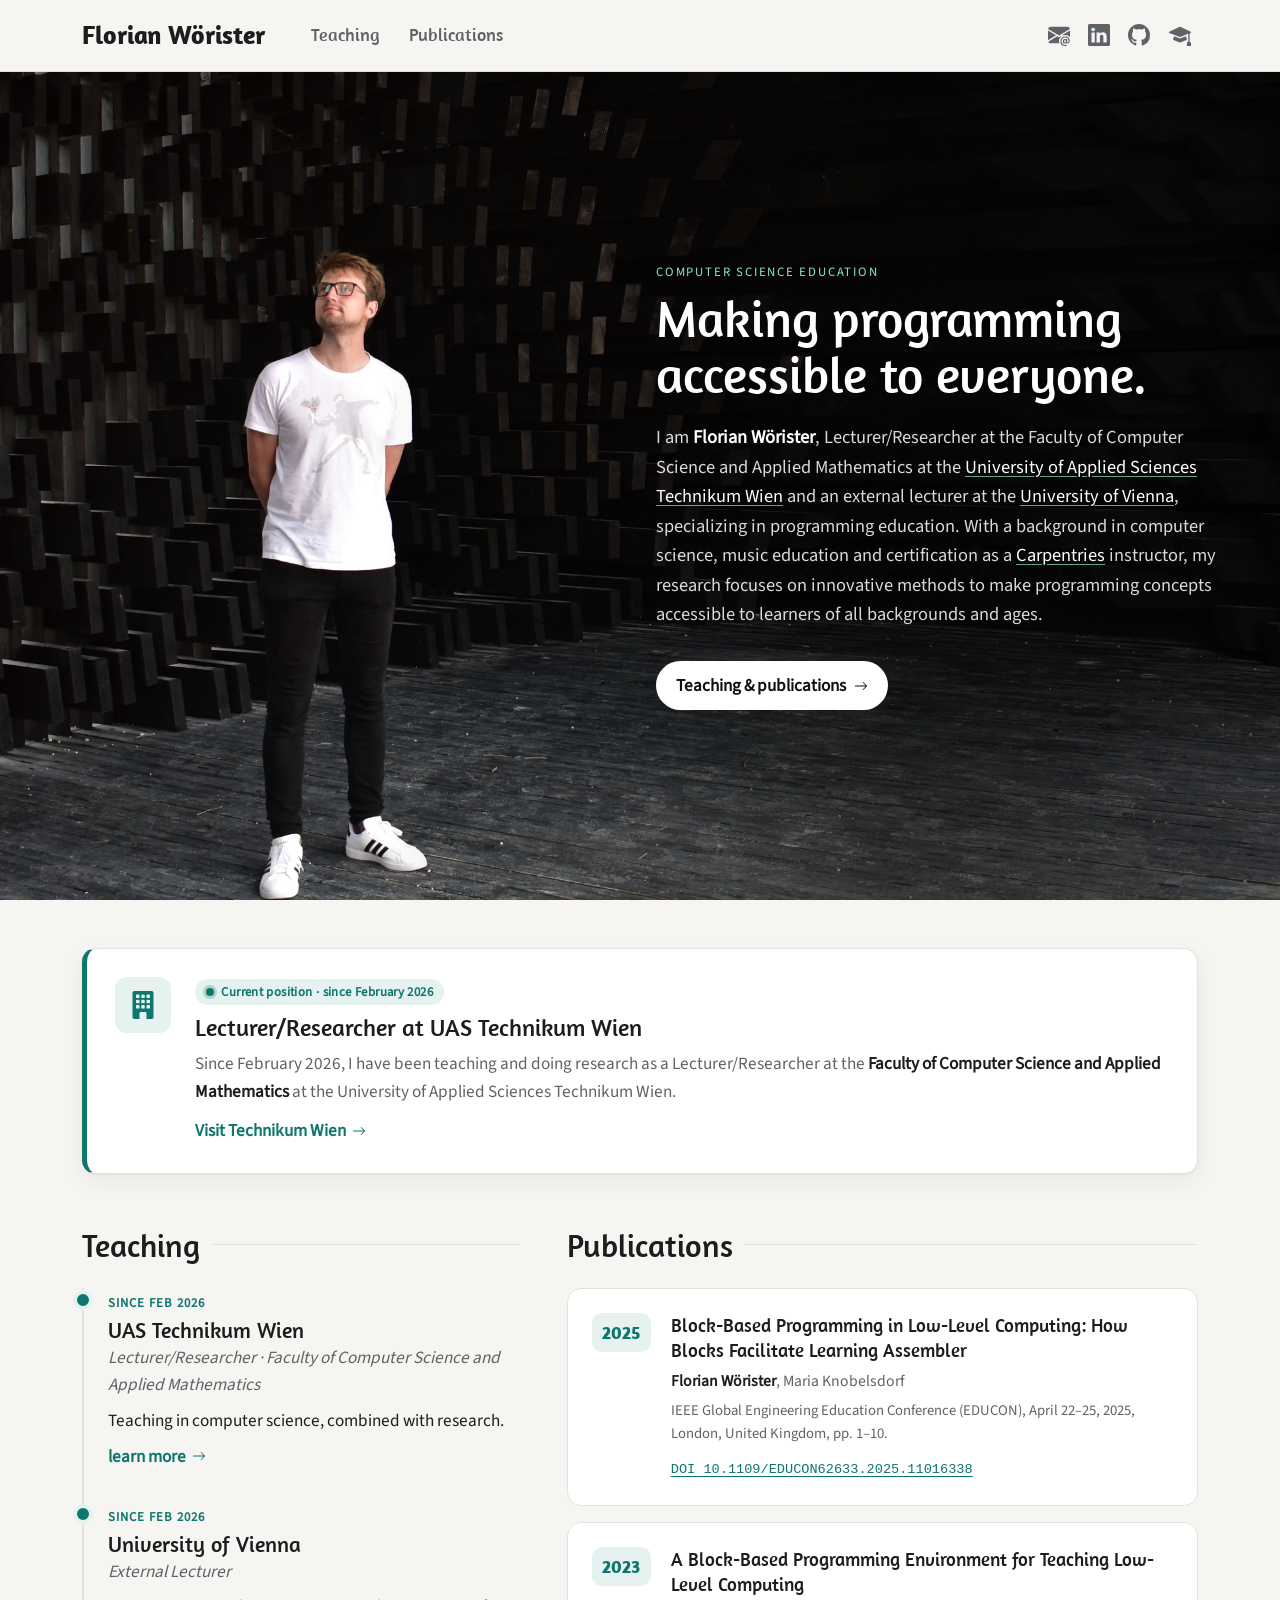
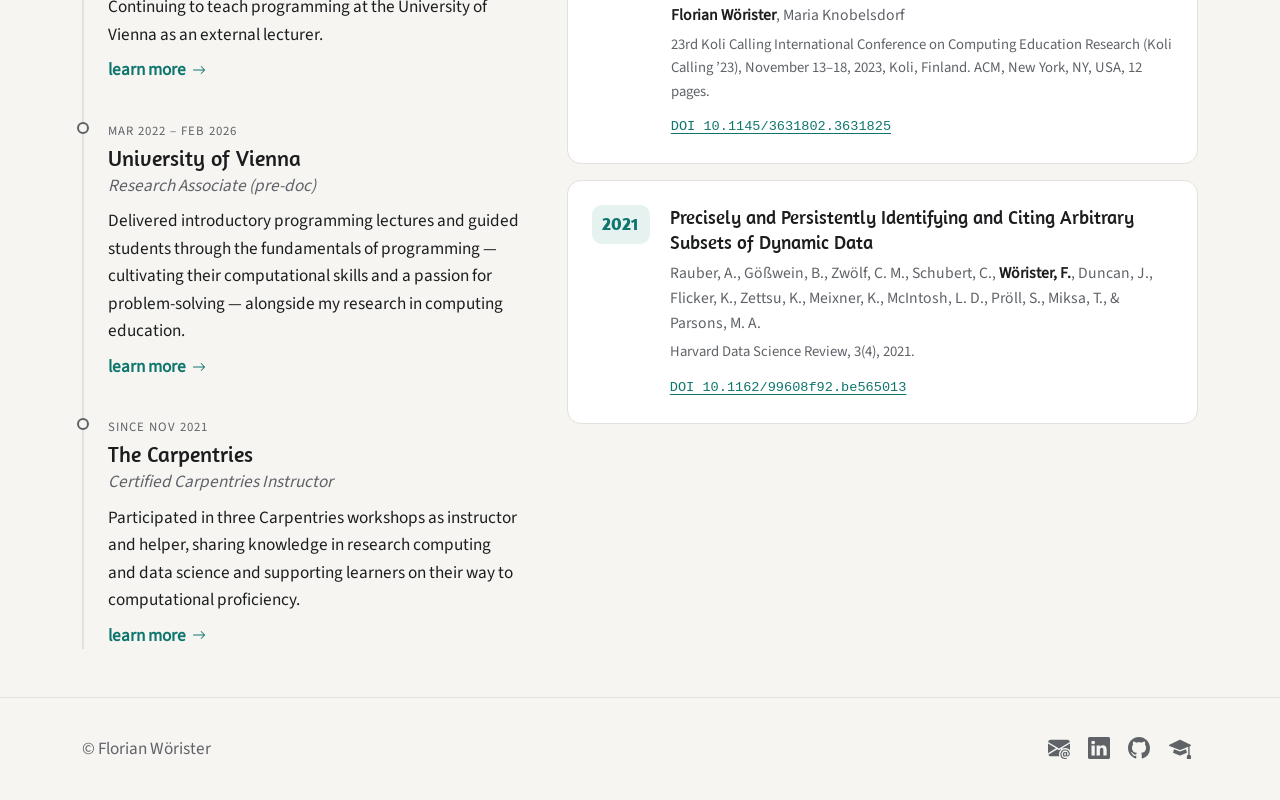
<file: index.html>
<!DOCTYPE html>
<html lang="en">

<head>
    <title>Florian Wörister</title>
    <meta charset="utf-8">
    <meta name="viewport" content="width=device-width, initial-scale=1">
    <meta name="author" content="Florian Wörister">
    <meta name="description"
          content="Florian Wörister – Lecturer/Researcher at UAS Technikum Wien and researcher in computer science education.">
    <meta name="keywords"
          content="Computer Science Education, Programming Education, UAS Technikum Wien, University of Vienna, PhD">

    <link href="https://cdn.jsdelivr.net/npm/bootstrap@5.3.2/dist/css/bootstrap.min.css" rel="stylesheet"
          integrity="sha384-T3c6CoIi6uLrA9TneNEoa7RxnatzjcDSCmG1MXxSR1GAsXEV/Dwwykc2MPK8M2HN" crossorigin="anonymous">
    <link rel="stylesheet" href="style.css">
</head>

<body>

<!-- Icon sprite: defined once, referenced via <use> -->
<svg xmlns="http://www.w3.org/2000/svg" class="d-none">
    <symbol id="i-mail" viewBox="0 0 16 16">
        <path d="M2 2A2 2 0 0 0 .05 3.555L8 8.414l7.95-4.859A2 2 0 0 0 14 2H2Zm-2 9.8V4.698l5.803 3.546L0 11.801Zm6.761-2.97-6.57 4.026A2 2 0 0 0 2 14h6.256A4.493 4.493 0 0 1 8 12.5a4.49 4.49 0 0 1 1.606-3.446l-.367-.225L8 9.586l-1.239-.757ZM16 9.671V4.697l-5.803 3.546.338.208A4.482 4.482 0 0 1 12.5 8c1.414 0 2.675.652 3.5 1.671Z"/>
        <path d="M15.834 12.244c0 1.168-.577 2.025-1.587 2.025-.503 0-1.002-.228-1.12-.648h-.043c-.118.416-.543.643-1.015.643-.77 0-1.259-.542-1.259-1.434v-.529c0-.844.481-1.4 1.26-1.4.585 0 .87.333.953.63h.03v-.568h.905v2.19c0 .272.18.42.411.42.315 0 .639-.415.639-1.39v-.118c0-1.277-.95-2.326-2.484-2.326h-.04c-1.582 0-2.64 1.067-2.64 2.724v.157c0 1.867 1.237 2.654 2.57 2.654h.045c.507 0 .935-.07 1.18-.18v.731c-.219.1-.643.175-1.237.175h-.044C10.438 16 9 14.82 9 12.646v-.214C9 10.360 10.421 9 12.485 9h.035c2.12 0 3.314 1.43 3.314 3.034v.21Zm-4.04.21v.227c0 .586.227.8.581.8.31 0 .564-.17.564-.743v-.367c0-.516-.275-.708-.572-.708-.346 0-.573.245-.573.791Z"/>
    </symbol>
    <symbol id="i-linkedin" viewBox="0 0 16 16">
        <path d="M0 1.146C0 .513.526 0 1.175 0h13.65C15.474 0 16 .513 16 1.146v13.708c0 .633-.526 1.146-1.175 1.146H1.175C.526 16 0 15.487 0 14.854V1.146zm4.943 12.248V6.169H2.542v7.225h2.401zm-1.2-8.212c.837 0 1.358-.554 1.358-1.248-.015-.709-.52-1.248-1.342-1.248-.822 0-1.359.54-1.359 1.248 0 .694.521 1.248 1.327 1.248h.016zm4.908 8.212V9.359c0-.216.016-.432.08-.586.173-.431.568-.878 1.232-.878.869 0 1.216.662 1.216 1.634v3.865h2.401V9.25c0-2.220-1.184-3.252-2.764-3.252-1.274 0-1.845.7-2.165 1.193v.025h-.016a5.54 5.54 0 0 1 .016-.025V6.169h-2.4c.03.678 0 7.225 0 7.225h2.4z"/>
    </symbol>
    <symbol id="i-github" viewBox="0 0 16 16">
        <path d="M8 0C3.58 0 0 3.58 0 8c0 3.54 2.29 6.53 5.47 7.59.4.07.55-.17.55-.38 0-.19-.01-.82-.01-1.49-2.01.37-2.53-.49-2.69-.94-.09-.23-.48-.94-.82-1.13-.28-.15-.68-.52-.01-.53.63-.01 1.08.58 1.23.82.72 1.21 1.87.87 2.33.66.07-.52.28-.87.51-1.07-1.78-.2-3.64-.89-3.64-3.950 0-.87.31-1.59.82-2.15-.08-.2-.36-1.02.08-2.12 0 0 .67-.21 2.2.82.64-.18 1.32-.27 2-.27.68 0 1.36.09 2 .27 1.53-1.04 2.2-.82 2.2-.82.44 1.1.16 1.92.08 2.12.51.56.82 1.27.82 2.15 0 3.07-1.87 3.75-3.65 3.95.29.25.54.73.54 1.48 0 1.07-.01 1.93-.01 2.2 0 .21.15.46.55.38A8.012 8.012 0 0 0 16 8c0-4.42-3.58-8-8-8z"/>
    </symbol>
    <symbol id="i-scholar" viewBox="0 0 16 16">
        <path d="M8.211 2.047a.5.5 0 0 0-.422 0l-7.5 3.5a.5.5 0 0 0 .025.917l7.5 3a.5.5 0 0 0 .372 0L14 7.14V13a1 1 0 0 0-1 1v2h3v-2a1 1 0 0 0-1-1V6.739l.686-.275a.5.5 0 0 0 .025-.917l-7.5-3.5Z"/>
        <path d="M4.176 9.032a.5.5 0 0 0-.656.327l-.5 1.7a.5.5 0 0 0 .294.605l4.5 1.8a.5.5 0 0 0 .372 0l4.5-1.8a.5.5 0 0 0 .294-.605l-.5-1.7a.5.5 0 0 0-.656-.327L8 10.466 4.176 9.032Z"/>
    </symbol>
    <symbol id="i-building" viewBox="0 0 16 16">
        <path d="M3 0a1 1 0 0 0-1 1v14a1 1 0 0 0 1 1h3v-3.5a.5.5 0 0 1 .5-.5h3a.5.5 0 0 1 .5.5V16h3a1 1 0 0 0 1-1V1a1 1 0 0 0-1-1H3Zm1 2.5a.5.5 0 0 1 .5-.5h1a.5.5 0 0 1 .5.5v1a.5.5 0 0 1-.5.5h-1a.5.5 0 0 1-.5-.5v-1Zm3 0a.5.5 0 0 1 .5-.5h1a.5.5 0 0 1 .5.5v1a.5.5 0 0 1-.5.5h-1a.5.5 0 0 1-.5-.5v-1Zm3.5-.5h1a.5.5 0 0 1 .5.5v1a.5.5 0 0 1-.5.5h-1a.5.5 0 0 1-.5-.5v-1a.5.5 0 0 1 .5-.5ZM4 5.5a.5.5 0 0 1 .5-.5h1a.5.5 0 0 1 .5.5v1a.5.5 0 0 1-.5.5h-1a.5.5 0 0 1-.5-.5v-1ZM7.5 5h1a.5.5 0 0 1 .5.5v1a.5.5 0 0 1-.5.5h-1a.5.5 0 0 1-.5-.5v-1a.5.5 0 0 1 .5-.5Zm2.5.5a.5.5 0 0 1 .5-.5h1a.5.5 0 0 1 .5.5v1a.5.5 0 0 1-.5.5h-1a.5.5 0 0 1-.5-.5v-1ZM4.5 8h1a.5.5 0 0 1 .5.5v1a.5.5 0 0 1-.5.5h-1a.5.5 0 0 1-.5-.5v-1a.5.5 0 0 1 .5-.5Zm2.5.5a.5.5 0 0 1 .5-.5h1a.5.5 0 0 1 .5.5v1a.5.5 0 0 1-.5.5h-1a.5.5 0 0 1-.5-.5v-1Zm3.5-.5h1a.5.5 0 0 1 .5.5v1a.5.5 0 0 1-.5.5h-1a.5.5 0 0 1-.5-.5v-1a.5.5 0 0 1 .5-.5Z"/>
    </symbol>
    <symbol id="i-arrow" viewBox="0 0 16 16">
        <path fill-rule="evenodd" d="M1 8a.5.5 0 0 1 .5-.5h11.793l-3.147-3.146a.5.5 0 0 1 .708-.708l4 4a.5.5 0 0 1 0 .708l-4 4a.5.5 0 0 1-.708-.708L13.293 8.5H1.5A.5.5 0 0 1 1 8z"/>
    </symbol>
</svg>

<!-- Mobile menu -->
<div class="offcanvas offcanvas-start" id="responsive-menu" tabindex="-1" aria-labelledby="responsive-menu-title">
    <div class="offcanvas-header">
        <h3 class="offcanvas-title" id="responsive-menu-title">Florian Wörister</h3>
        <button type="button" class="btn-close" data-bs-dismiss="offcanvas" aria-label="Close"></button>
    </div>
    <div class="offcanvas-body d-flex flex-column">
        <ul class="nav flex-column site-nav">
            <li class="nav-item"><a class="nav-link" href="#top" data-bs-dismiss="offcanvas">Home</a></li>
            <li class="nav-item"><a class="nav-link" href="#teaching" data-bs-dismiss="offcanvas">Teaching</a></li>
            <li class="nav-item"><a class="nav-link" href="#publications" data-bs-dismiss="offcanvas">Publications</a></li>
        </ul>
        <ul class="nav social mt-auto">
            <li><a href="mailto:florian.woerister@univie.ac.at" aria-label="Send an e-mail to Florian Wörister"><svg class="icon"><use href="#i-mail"/></svg></a></li>
            <li><a href="https://www.linkedin.com/in/florian-w%C3%B6rister-3712a3146/" target="_blank" rel="noopener" aria-label="LinkedIn profile"><svg class="icon"><use href="#i-linkedin"/></svg></a></li>
            <li><a href="https://github.com/fwoerister" target="_blank" rel="noopener" aria-label="GitHub profile"><svg class="icon"><use href="#i-github"/></svg></a></li>
            <li><a href="https://scholar.google.com/citations?user=_Dd2wvUAAAAJ&hl=de" target="_blank" rel="noopener" aria-label="Google Scholar profile"><svg class="icon"><use href="#i-scholar"/></svg></a></li>
        </ul>
    </div>
</div>

<!-- Navigation -->
<nav class="navbar navbar-expand-lg sticky-top site-navbar" id="top">
    <div class="container-xl">
        <a class="navbar-brand" href="#top">Florian Wörister</a>
        <button class="navbar-toggler" type="button" data-bs-toggle="offcanvas" data-bs-target="#responsive-menu"
                aria-controls="responsive-menu" aria-expanded="false" aria-label="Toggle navigation">
            <span class="navbar-toggler-icon"></span>
        </button>
        <div class="collapse navbar-collapse">
            <ul class="navbar-nav me-auto site-nav">
                <li class="nav-item"><a class="nav-link" href="#teaching">Teaching</a></li>
                <li class="nav-item"><a class="nav-link" href="#publications">Publications</a></li>
            </ul>
            <ul class="nav social">
                <li><a href="mailto:florian.woerister@univie.ac.at" aria-label="Send an e-mail to Florian Wörister"><svg class="icon"><use href="#i-mail"/></svg></a></li>
                <li><a href="https://www.linkedin.com/in/florian-w%C3%B6rister-3712a3146/" target="_blank" rel="noopener" aria-label="LinkedIn profile"><svg class="icon"><use href="#i-linkedin"/></svg></a></li>
                <li><a href="https://github.com/fwoerister" target="_blank" rel="noopener" aria-label="GitHub profile"><svg class="icon"><use href="#i-github"/></svg></a></li>
                <li><a href="https://scholar.google.com/citations?user=_Dd2wvUAAAAJ&hl=de" target="_blank" rel="noopener" aria-label="Google Scholar profile"><svg class="icon"><use href="#i-scholar"/></svg></a></li>
            </ul>
        </div>
    </div>
</nav>

<!-- Hero -->
<header class="hero">
    <div class="hero-panel">
        <p class="eyebrow">Computer Science Education</p>
        <h2 class="hero-title">Making programming accessible to everyone.</h2>
        <p class="hero-text">
            I am <strong>Florian Wörister</strong>, Lecturer/Researcher at the Faculty of Computer Science and
            Applied Mathematics at the
            <a target="_blank" rel="noopener" href="https://www.technikum-wien.at/en/">University of Applied Sciences
                Technikum Wien</a>
            and an external lecturer at the
            <a target="_blank" rel="noopener" href="https://univie.ac.at">University of Vienna</a>,
            specializing in programming education. With a background in computer science, music education and
            certification as a <a href="https://carpentries.org/" target="_blank" rel="noopener">Carpentries</a>
            instructor, my research focuses on innovative methods to make programming concepts accessible to learners
            of all backgrounds and ages.
        </p>
        <a href="#teaching" class="hero-cta">Teaching &amp; publications
            <svg class="icon-sm"><use href="#i-arrow"/></svg></a>
    </div>
</header>

<main class="container-xl py-5">

    <!-- Current position info box -->
    <aside class="current-role" aria-labelledby="current-role-title">
        <div class="current-role-icon" aria-hidden="true">
            <svg><use href="#i-building"/></svg>
        </div>
        <div class="current-role-body">
            <span class="badge-now">Current position · since February 2026</span>
            <h3 id="current-role-title">Lecturer/Researcher at UAS Technikum Wien</h3>
            <p>
                Since February 2026, I have been teaching and doing research as a Lecturer/Researcher at the
                <strong>Faculty of Computer Science and Applied Mathematics</strong> at the University of Applied
                Sciences Technikum Wien.
            </p>
            <a href="https://www.technikum-wien.at/en/" target="_blank" rel="noopener" class="text-link">
                Visit Technikum Wien <svg class="icon-sm"><use href="#i-arrow"/></svg>
            </a>
        </div>
    </aside>

    <div class="row g-5 mt-1">
        <!-- Teaching -->
        <section class="col-lg-5" aria-labelledby="teaching">
            <h2 id="teaching" class="section-title">Teaching</h2>

            <ol class="timeline">
                <li class="timeline-item is-current">
                    <span class="timeline-date">Since Feb 2026</span>
                    <h3 class="timeline-title">UAS Technikum Wien</h3>
                    <p class="timeline-role">Lecturer/Researcher · Faculty of Computer Science and Applied Mathematics</p>
                    <p>Teaching in computer science, combined with research.</p>
                    <a href="https://www.technikum-wien.at/en/" target="_blank" rel="noopener" class="text-link">learn
                        more <svg class="icon-sm"><use href="#i-arrow"/></svg></a>
                </li>
                <li class="timeline-item is-current">
                    <span class="timeline-date">Since Feb 2026</span>
                    <h3 class="timeline-title">University of Vienna</h3>
                    <p class="timeline-role">External Lecturer</p>
                    <p>Continuing to teach programming at the University of Vienna as an external lecturer.</p>
                    <a href="https://ufind.univie.ac.at/en/person.html?id=116701" target="_blank" rel="noopener"
                       class="text-link">learn more <svg class="icon-sm"><use href="#i-arrow"/></svg></a>
                </li>
                <li class="timeline-item">
                    <span class="timeline-date">Mar 2022 – Feb 2026</span>
                    <h3 class="timeline-title">University of Vienna</h3>
                    <p class="timeline-role">Research Associate (pre-doc)</p>
                    <p>Delivered introductory programming lectures and guided students through the fundamentals of
                        programming — cultivating their computational skills and a passion for problem-solving —
                        alongside my research in computing education.</p>
                    <a href="https://ufind.univie.ac.at/en/person.html?id=116701" target="_blank" rel="noopener"
                       class="text-link">learn more <svg class="icon-sm"><use href="#i-arrow"/></svg></a>
                </li>
                <li class="timeline-item">
                    <span class="timeline-date">Since Nov 2021</span>
                    <h3 class="timeline-title">The Carpentries</h3>
                    <p class="timeline-role">Certified Carpentries Instructor</p>
                    <p>Participated in three Carpentries workshops as instructor and helper, sharing knowledge in
                        research computing and data science and supporting learners on their way to computational
                        proficiency.</p>
                    <a href="https://carpentries.org" target="_blank" rel="noopener" class="text-link">learn more
                        <svg class="icon-sm"><use href="#i-arrow"/></svg></a>
                </li>
            </ol>
        </section>

        <!-- Publications -->
        <section class="col-lg-7" aria-labelledby="publications">
            <h2 id="publications" class="section-title">Publications</h2>

            <article class="pub">
                <span class="pub-year">2025</span>
                <div>
                    <h3 class="pub-title">Block-Based Programming in Low-Level Computing: How Blocks Facilitate
                        Learning Assembler</h3>
                    <p class="pub-authors"><strong>Florian Wörister</strong>, Maria Knobelsdorf</p>
                    <p class="pub-venue">IEEE Global Engineering Education Conference (EDUCON), April 22–25, 2025,
                        London, United Kingdom, pp. 1–10.</p>
                    <a class="pub-doi" href="https://doi.org/10.1109/EDUCON62633.2025.11016338" target="_blank"
                       rel="noopener">DOI 10.1109/EDUCON62633.2025.11016338</a>
                </div>
            </article>

            <article class="pub">
                <span class="pub-year">2023</span>
                <div>
                    <h3 class="pub-title">A Block-Based Programming Environment for Teaching Low-Level Computing</h3>
                    <p class="pub-authors"><strong>Florian Wörister</strong>, Maria Knobelsdorf</p>
                    <p class="pub-venue">23rd Koli Calling International Conference on Computing Education Research
                        (Koli Calling ’23), November 13–18, 2023, Koli, Finland. ACM, New York, NY, USA, 12 pages.</p>
                    <a class="pub-doi" href="https://doi.org/10.1145/3631802.3631825" target="_blank" rel="noopener">DOI
                        10.1145/3631802.3631825</a>
                </div>
            </article>

            <article class="pub">
                <span class="pub-year">2021</span>
                <div>
                    <h3 class="pub-title">Precisely and Persistently Identifying and Citing Arbitrary Subsets of
                        Dynamic Data</h3>
                    <p class="pub-authors">Rauber, A., Gößwein, B., Zwölf, C. M., Schubert, C.,
                        <strong>Wörister, F.</strong>, Duncan, J., Flicker, K., Zettsu, K., Meixner, K., McIntosh, L. D.,
                        Pröll, S., Miksa, T., &amp; Parsons, M. A.</p>
                    <p class="pub-venue">Harvard Data Science Review, 3(4), 2021.</p>
                    <a class="pub-doi" href="https://doi.org/10.1162/99608f92.be565013" target="_blank" rel="noopener">DOI
                        10.1162/99608f92.be565013</a>
                </div>
            </article>
        </section>
    </div>
</main>

<footer class="site-footer">
    <div class="container-xl d-flex flex-column flex-md-row align-items-center justify-content-between gap-3">
        <p class="mb-0">© Florian Wörister</p>
        <ul class="nav social">
            <li><a href="mailto:florian.woerister@univie.ac.at" aria-label="Send an e-mail to Florian Wörister"><svg class="icon"><use href="#i-mail"/></svg></a></li>
            <li><a href="https://www.linkedin.com/in/florian-w%C3%B6rister-3712a3146/" target="_blank" rel="noopener" aria-label="LinkedIn profile"><svg class="icon"><use href="#i-linkedin"/></svg></a></li>
            <li><a href="https://github.com/fwoerister" target="_blank" rel="noopener" aria-label="GitHub profile"><svg class="icon"><use href="#i-github"/></svg></a></li>
            <li><a href="https://scholar.google.com/citations?user=_Dd2wvUAAAAJ&hl=de" target="_blank" rel="noopener" aria-label="Google Scholar profile"><svg class="icon"><use href="#i-scholar"/></svg></a></li>
        </ul>
    </div>
</footer>

<script src="https://cdn.jsdelivr.net/npm/bootstrap@5.3.2/dist/js/bootstrap.bundle.min.js"
        integrity="sha384-C6RzsynM9kWDrMNeT87bh95OGNyZPhcTNXj1NW7RuBCsyN/o0jlpcV8Qyq46cDfL"
        crossorigin="anonymous"></script>

</body>

</html>
</file>
<file: style.css>
@font-face {
    font-family: "Amaranth";
    font-weight: normal;
    font-display: swap;
    src: url("fonts/Amaranth-Regular.ttf");
}

@font-face {
    font-family: "Amaranth";
    font-weight: bold;
    font-display: swap;
    src: url("fonts/Amaranth-Bold.ttf");
}

@font-face {
    font-family: "Source Sans 3";
    font-display: swap;
    src: url("fonts/SourceSans3-Regular.ttf");
}

/* ---------- Design tokens ---------- */
:root {
    --bg: #f6f5f2;
    --surface: #ffffff;
    --ink: #1c1d1f;
    --muted: #5f6368;
    --line: #e3e1dc;
    --accent: #0f766e;
    --accent-soft: #e6f2f0;
    --nav-h: 72px;
    --radius: 14px;
    --shadow: 0 1px 2px rgba(0, 0, 0, .04), 0 8px 24px rgba(0, 0, 0, .06);
}

@media (prefers-color-scheme: dark) {
    :root {
        --bg: #121315;
        --surface: #1b1d20;
        --ink: #ececea;
        --muted: #a2a6ab;
        --line: #2c2f33;
        --accent: #4fc3b5;
        --accent-soft: #17302d;
        --shadow: 0 1px 2px rgba(0, 0, 0, .3), 0 8px 24px rgba(0, 0, 0, .35);
    }

    .navbar-toggler-icon { filter: invert(1); }
    .btn-close { filter: invert(1); }
}

/* ---------- Base ---------- */
html { scroll-behavior: smooth; }

body {
    margin: 0;
    background: var(--bg);
    color: var(--ink);
    font-family: "Source Sans 3", system-ui, sans-serif;
    font-size: 1.075rem;
    line-height: 1.6;
}

h1, h2, h3, h4, h5, h6,
.navbar-brand {
    font-family: "Amaranth", system-ui, sans-serif;
    color: var(--ink);
    scroll-margin-top: calc(var(--nav-h) + 16px);
}

a { color: var(--accent); text-underline-offset: 3px; }
a:hover { color: var(--ink); }

.icon { width: 22px; height: 22px; fill: currentColor; }
.icon-sm { width: 14px; height: 14px; fill: currentColor; vertical-align: -1px; }

/* ---------- Navbar ---------- */
.site-navbar {
    height: var(--nav-h);
    background: color-mix(in srgb, var(--bg) 85%, transparent);
    backdrop-filter: saturate(180%) blur(12px);
    border-bottom: 1px solid var(--line);
}

.navbar-brand {
    font-size: 1.6rem;
    font-weight: bold;
    margin-right: 2rem;
}

.site-nav .nav-link {
    color: var(--muted);
    font-family: "Amaranth", sans-serif;
    font-size: 1.1rem;
    padding: .4rem .9rem !important;
    border-radius: 999px;
    transition: background .15s, color .15s;
}

.site-nav .nav-link:hover {
    color: var(--ink);
    background: var(--accent-soft);
}

.social { gap: .25rem; list-style: none; padding: 0; margin: 0; }

.social a {
    display: inline-flex;
    padding: .45rem;
    border-radius: 999px;
    color: var(--muted);
    transition: background .15s, color .15s;
}

.social a:hover { color: var(--accent); background: var(--accent-soft); }

.offcanvas {
    width: min(80vw, 340px) !important;
    background: var(--surface);
    color: var(--ink);
}

/* ---------- Hero ---------- */
.hero {
    position: relative;
    min-height: clamp(560px, calc(100vh - var(--nav-h)), 960px);
    display: flex;
    justify-content: flex-end;
    align-items: center;
    padding: 2rem clamp(1rem, 5vw, 5rem);
    background: url("images/background.webp") 25% center / cover no-repeat #111;
}

.hero::before {
    content: "";
    position: absolute;
    inset: 0;
    background: linear-gradient(90deg, rgba(0, 0, 0, 0) 30%, rgba(0, 0, 0, .55) 70%);
}

.hero-panel {
    position: relative;
    max-width: 560px;
    color: #f1f1ef;
}

.eyebrow {
    text-transform: uppercase;
    letter-spacing: .14em;
    font-size: .8rem;
    color: #8fe3d8;
    margin-bottom: .5rem;
}

.hero-title {
    color: #fff;
    font-size: clamp(2rem, 4vw, 3.2rem);
    line-height: 1.1;
    margin-bottom: 1.25rem;
}

.hero-text { font-size: 1.15rem; color: rgba(255, 255, 255, .85); }
.hero-text strong { color: #fff; }
.hero-text a { color: #fff; text-decoration-color: rgba(143, 227, 216, .7); }
.hero-text a:hover { color: #8fe3d8; }

.hero-cta {
    display: inline-flex;
    align-items: center;
    gap: .5rem;
    margin-top: 1rem;
    padding: .65rem 1.25rem;
    border-radius: 999px;
    background: #fff;
    color: #111;
    text-decoration: none;
    font-weight: 600;
    transition: transform .15s, background .15s;
}

.hero-cta:hover { color: #111; background: #8fe3d8; transform: translateY(-1px); }

@media (max-width: 991.98px) {
    .hero {
        align-items: flex-end;
        justify-content: flex-start;
        background-position: 27% center;
    }

    .hero::before {
        background: linear-gradient(180deg, rgba(0, 0, 0, 0) 20%, rgba(0, 0, 0, .8) 65%);
    }

    .hero-text { font-size: 1.05rem; }
}

/* ---------- Current role info box ---------- */
.current-role {
    display: flex;
    gap: 1.5rem;
    padding: 1.75rem;
    background: var(--surface);
    border: 1px solid var(--line);
    border-left: 5px solid var(--accent);
    border-radius: var(--radius);
    box-shadow: var(--shadow);
}

.current-role-icon {
    flex: 0 0 56px;
    height: 56px;
    display: grid;
    place-items: center;
    border-radius: 12px;
    background: var(--accent-soft);
    color: var(--accent);
}

.current-role-icon svg { width: 28px; height: 28px; fill: currentColor; }

.current-role h3 { font-size: 1.5rem; margin: .5rem 0; }
.current-role p { color: var(--muted); margin-bottom: .75rem; }
.current-role p strong { color: var(--ink); font-weight: 600; }

.badge-now {
    display: inline-flex;
    align-items: center;
    gap: .45rem;
    font-size: .8rem;
    font-weight: 600;
    letter-spacing: .03em;
    color: var(--accent);
    background: var(--accent-soft);
    padding: .2rem .7rem;
    border-radius: 999px;
}

.badge-now::before {
    content: "";
    width: 8px;
    height: 8px;
    border-radius: 50%;
    background: var(--accent);
    box-shadow: 0 0 0 3px color-mix(in srgb, var(--accent) 25%, transparent);
}

@media (max-width: 575.98px) {
    .current-role { flex-direction: column; gap: 1rem; padding: 1.25rem; }
    .current-role-icon { width: 48px; height: 48px; flex-basis: auto; }
}

/* ---------- Sections ---------- */
.section-title {
    font-size: 2rem;
    margin-bottom: 1.5rem;
    display: flex;
    align-items: center;
    gap: .75rem;
}

.section-title::after {
    content: "";
    flex: 1;
    height: 1px;
    background: var(--line);
}

.text-link {
    display: inline-flex;
    align-items: center;
    gap: .35rem;
    font-weight: 600;
    text-decoration: none;
}

.text-link:hover { gap: .55rem; }

/* Timeline */
.timeline {
    list-style: none;
    padding: 0 0 0 1.5rem;
    margin: 0;
    border-left: 2px solid var(--line);
}

.timeline-item {
    position: relative;
    padding-bottom: 2rem;
}

.timeline-item:last-child { padding-bottom: 0; }

.timeline-item::before {
    content: "";
    position: absolute;
    left: calc(-1.5rem - 7px);
    top: .35rem;
    width: 12px;
    height: 12px;
    border-radius: 50%;
    background: var(--bg);
    border: 2px solid var(--muted);
}

.timeline-item.is-current::before {
    background: var(--accent);
    border-color: var(--accent);
    box-shadow: 0 0 0 4px var(--accent-soft);
}

.timeline-date {
    font-size: .8rem;
    text-transform: uppercase;
    letter-spacing: .08em;
    color: var(--muted);
}

.is-current .timeline-date { color: var(--accent); font-weight: 600; }

.timeline-title { font-size: 1.35rem; margin: .15rem 0 0; }
.timeline-role { color: var(--muted); font-style: italic; margin-bottom: .5rem; }
.timeline-item p { margin-bottom: .5rem; }

/* Publications */
.pub {
    display: grid;
    grid-template-columns: auto 1fr;
    gap: 1.25rem;
    padding: 1.5rem;
    margin-bottom: 1rem;
    background: var(--surface);
    border: 1px solid var(--line);
    border-radius: var(--radius);
    transition: box-shadow .2s, transform .2s;
}

.pub:hover { box-shadow: var(--shadow); transform: translateY(-2px); }

.pub-year {
    font-family: "Amaranth", sans-serif;
    font-weight: bold;
    font-size: 1.1rem;
    color: var(--accent);
    background: var(--accent-soft);
    border-radius: 10px;
    padding: .35rem .65rem;
    height: fit-content;
}

.pub-title { font-size: 1.2rem; line-height: 1.3; margin-bottom: .4rem; }
.pub-authors { color: var(--muted); margin-bottom: .25rem; font-size: .98rem; }
.pub-authors strong { color: var(--ink); font-weight: 600; }
.pub-venue { color: var(--muted); font-size: .92rem; margin-bottom: .5rem; }

.pub-doi {
    font-size: .85rem;
    font-family: ui-monospace, SFMono-Regular, Menlo, monospace;
    word-break: break-all;
}

@media (max-width: 575.98px) {
    .pub { grid-template-columns: 1fr; gap: .5rem; padding: 1.15rem; }
    .pub-year { justify-self: start; }
}

/* ---------- Footer ---------- */
.site-footer {
    border-top: 1px solid var(--line);
    padding: 2rem 0;
    color: var(--muted);
}
</file>
